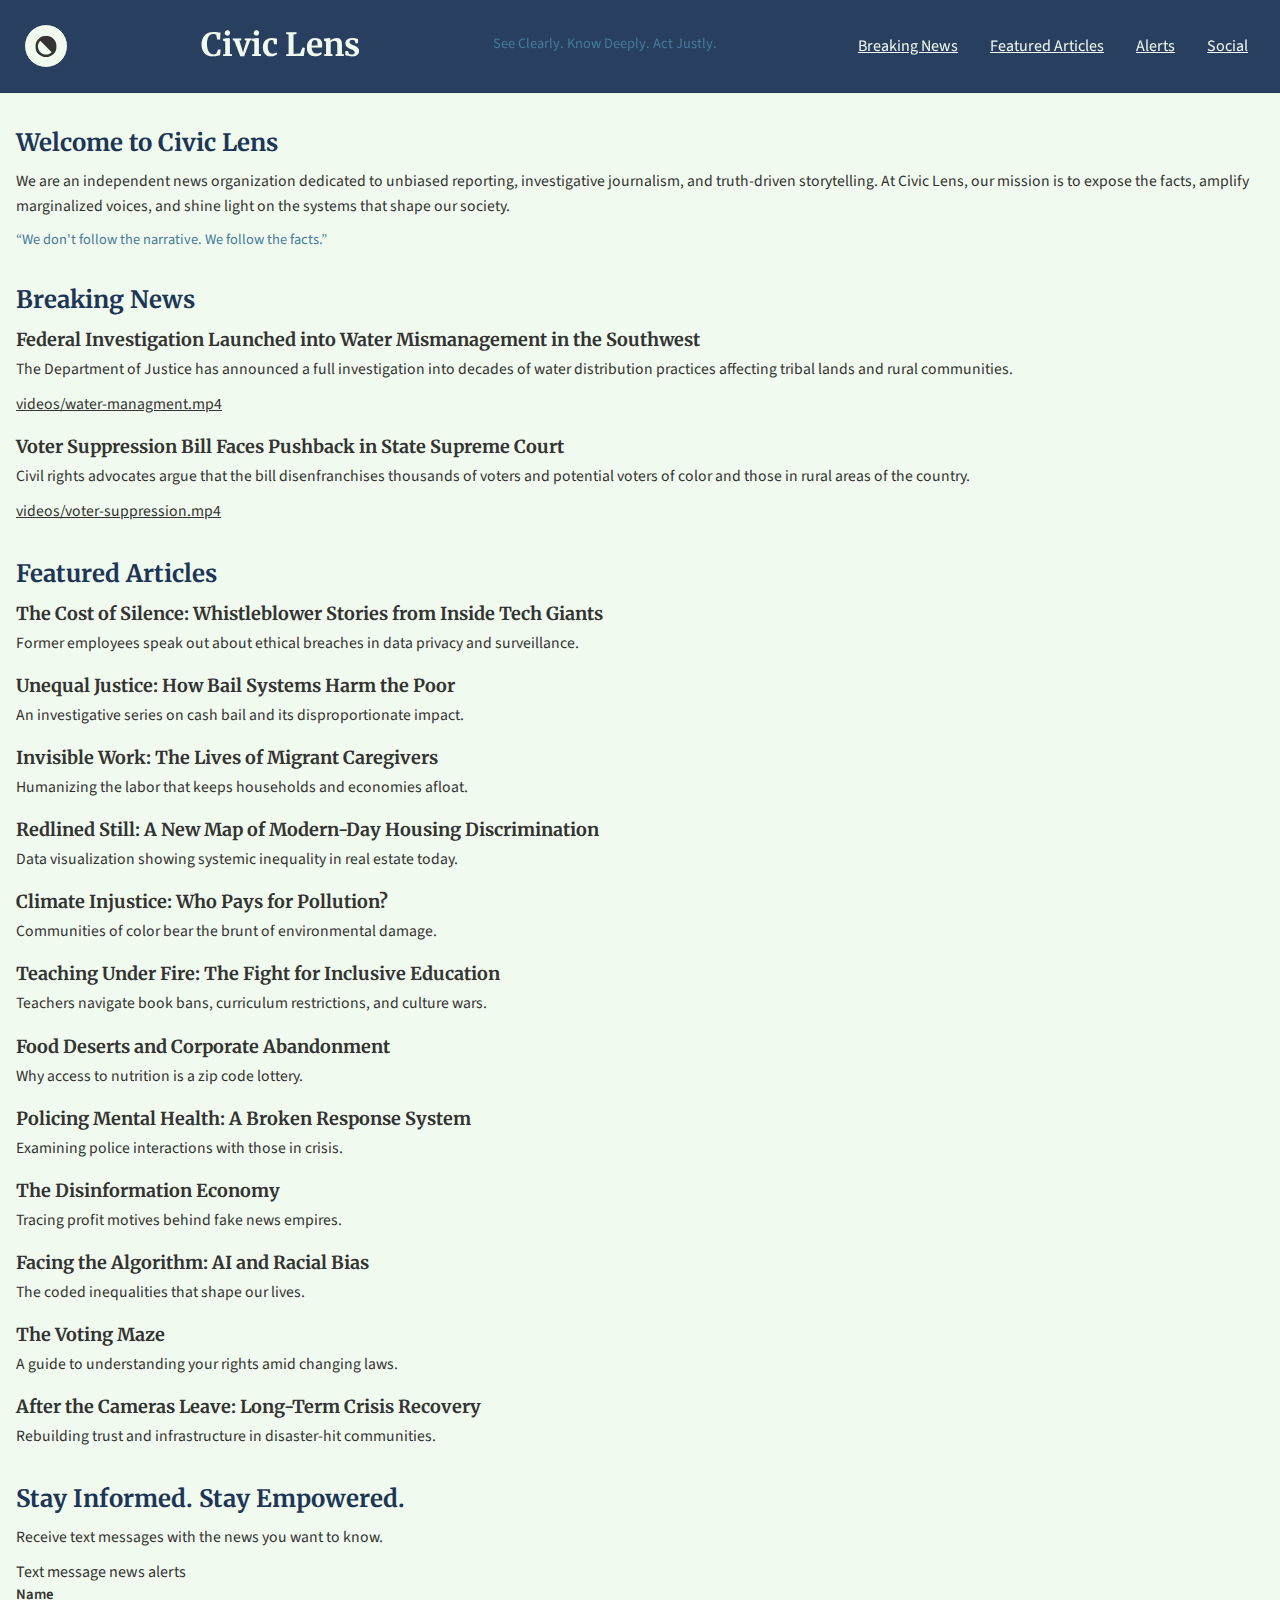
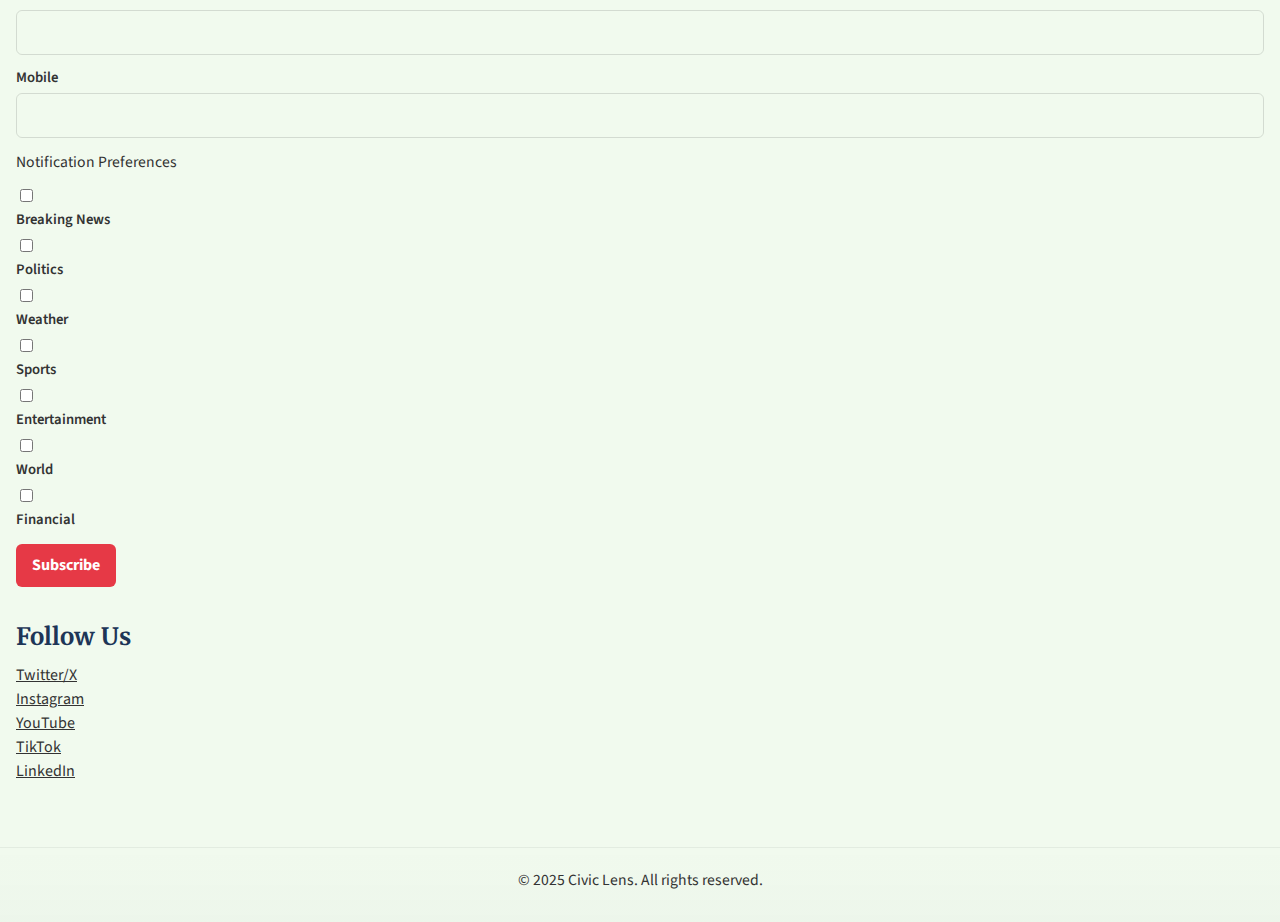
<file: index.html>
<!DOCTYPE html>
<html lang="en">
<head>
  <meta charset="UTF-8">
  <meta http-equiv="X-UA-Compatible" content="IE=edge">
  <meta name="viewport" content="width=device-width, initial-scale=1.0">


  <meta name="description" content="Civic Lens is an independent news organization committed to unbiased reporting, investigative journalism, and truth-driven storytelling.">
  <meta name="author" content="Civic Lens">

<!-- ADD Open Graph Meta for title, description, image, url, type -->
<meta property="og:title" content="Civic Lens - Independent Investigating Journalism">
<meta property="og:description" content="Civic Lens is an independent news organization committed to unbiased reporting, investigative journalism, and truth-driven storytelling.">
<meta property="og:type" content="website">
<meta property="og:image" content="#">
<meta property="og:url" content="#">

<!-- ADD link to stylesheet -->
<link rel="stylesheet" href="styles.css">
  <title>Civic Lens</title>
</head>

<body>
<!-- ADD semantic and validated HTML -->
<!-- ADD skip to main content -->
  <a href="#main-content" class="skip-link">Skip to main content</a>

  <header>
    <button id="theme-toggle" aria-label="Toggle light/dark mode">
      <svg width="35px" height="35px" version="1.1" viewBox="0 0 100 100" xmlns="http://www.w3.org/2000/svg">
        <defs><clipPath id="a"><path d="m18.512 18.512h62.977v62.977h-62.977z"/></clipPath></defs>
        <g clip-path="url(#a)"><path d="m65.098 68.164c-9.2812 7.7266-23.09 7.2422-31.797-1.4648-8.707-8.7031-9.1953-22.516-1.4648-31.793 0.74609-0.89844 2.1016-0.96875 2.9258-0.14453l30.473 30.477c0.82422 0.82422 0.75391 2.1797-0.13672 2.9258m7.168-40.43c-12.297-12.297-32.234-12.297-44.531 0-12.297 12.301-12.297 32.234 0 44.531s32.234 12.297 44.531 0 12.297-32.23 0-44.531" fill="#333" fill-rule="evenodd"/></g>
      </svg>
    </button>

      <h1>Civic Lens</h1>
      <p class="tagline">See Clearly. Know Deeply. Act Justly.</p>
      
      <nav class="mobile-nav" aria-label="Mobile Navigation">
        <input type="checkbox" id="menu-toggle" hidden>
        <label for="menu-toggle" class="menu-button">Menu</label>
        <ul class="menu">
          <li><a href="#breaking-news">Breaking News</a></li>
          <li><a href="#featured-articles">Featured Articles</a></li>
          <li><a href="#alerts">Alerts</a></li>
          <li><a href="#social">Social</a></li>
        </ul>
      </nav>
  </header>
      

  <main id="main-content">
  <section id="welcome">
    <h2>Welcome to Civic Lens</h2>
    <p>We are an independent news organization dedicated to unbiased reporting, investigative journalism, and truth-driven storytelling. At Civic Lens, our mission is to expose the facts, amplify marginalized voices, and shine light on the systems that shape our society.</p>
    <blockquote class="tagline">“We don't follow the narrative. We follow the facts.”</blockquote>
  </section>

  <section id="breaking-news">
    <h2>Breaking News</h2>
    <article>
      <h3>Federal Investigation Launched into Water Mismanagement in the Southwest</h3>
      <p>The Department of Justice has announced a full investigation into decades of water distribution practices affecting tribal lands and rural communities.</p>
      <p>
        <a href="videos/water-management.mp4">videos/water-managment.mp4</a>
      </p>
    </article>

    <article>
      <h3>Voter Suppression Bill Faces Pushback in State Supreme Court</h3>
      <p>Civil rights advocates argue that the bill disenfranchises thousands of voters and potential voters of color and those in rural areas of the country.</p>
      <p>
        <a href="videos/voter-suppression.mp4">videos/voter-suppression.mp4</a>
      </p>
    </article>
  </section>

  <section id="featured-articles">
    <h2>Featured Articles</h2>
    <article>
    <h3>The Cost of Silence: Whistleblower Stories from Inside Tech Giants</h3>
    <p>Former employees speak out about ethical breaches in data privacy and surveillance.</p>
    </article>
        
    <article>
    <h3>Unequal Justice: How Bail Systems Harm the Poor</h3>
    <p>An investigative series on cash bail and its disproportionate impact.</p>
    </article>

    <article>
    <h3>Invisible Work: The Lives of Migrant Caregivers</h3>
    <p>Humanizing the labor that keeps households and economies afloat.</p>
    </article>

    <article>
    <h3>Redlined Still: A New Map of Modern-Day Housing Discrimination</h3>
    <p>Data visualization showing systemic inequality in real estate today.</p>
    </article>
    
    <article>
    <h3>Climate Injustice: Who Pays for Pollution?</h3>
    <p>Communities of color bear the brunt of environmental damage.</p>
    </article>

    <article>
    <h3>Teaching Under Fire: The Fight for Inclusive Education</h3>
    <p>Teachers navigate book bans, curriculum restrictions, and culture wars.</p>
    </article>
    
    <article>
    <h3>Food Deserts and Corporate Abandonment</h3>
    <p>Why access to nutrition is a zip code lottery.</p>
    </article>

    <article>
    <h3>Policing Mental Health: A Broken Response System</h3>
    <p>Examining police interactions with those in crisis.</p>
    </article>

    <article>
    <h3>The Disinformation Economy</h3>
    <p>Tracing profit motives behind fake news empires.</p>
    </article>

    <article>
    <h3>Facing the Algorithm: AI and Racial Bias</h3>
    <p>The coded inequalities that shape our lives.</p>
    </article>
    
    <article>
    <h3>The Voting Maze</h3>
    <p>A guide to understanding your rights amid changing laws.</p>
    </article>
    
    <article>
    <h3>After the Cameras Leave: Long-Term Crisis Recovery</h3>
    <p>Rebuilding trust and infrastructure in disaster-hit communities.</p>
    </article>
  </section>
        
  <section id="alerts">
    <h2>Stay Informed. Stay Empowered.</h2>
    <p>Receive text messages with the news you want to know.</p>
    
    <form method="post" action="https://wp.zybooks.com/form-viewer.php">
      <fieldset>
        <legend>Text message news alerts</legend>

        <div class="form-group">
          <label for="name">Name</label>
          <input id="name" name="name" type="text" required>
        </div>
        
        <div class="form-group">
          <label for="mobile">Mobile</label>
          <input id="mobile" name="mobile" type="tel" required>
        </div>
        
        <p>Notification Preferences</p>

        <div class="form-group checkbox-group">
          <div>
            <input id="pref-breaking-news" name="preferences" type="checkbox" value="Breaking News">
            <label for="pref-breaking-news">Breaking News</label>
          </div>

          <div>
            <input id="pref-politics" name="preferences" type="checkbox" value="Politics">
            <label for="pref-politics">Politics</label>
          </div>

          <div>
            <input id="pref-weather" name="preferences" type="checkbox" value="Weather">
            <label for="pref-weather">Weather</label>
          </div>

          <div>
            <input id="pref-sports" name="preferences" type="checkbox" value="Sports">
            <label for="pref-sports">Sports</label>
          </div>

          <div>
            <input id="pref-entertainment" name="preferences" type="checkbox" value="Entertainment">
            <label for="pref-entertainment">Entertainment</label>
          </div>

          <div>
            <input id="pref-world" name="preferences" type="checkbox" value="World">
            <label for="pref-world">World</label>
          </div>
          
          <div>
            <input id="pref-financial" name="preferences" type="checkbox" value="Financial">
            <label for="pref-financial">Financial</label>
          </div>
        </div>
        
        <button type="submit">Subscribe</button>
      </fieldset>
    </form>
  </section>
      
  <section id="social">
    <h2>Follow Us</h2>
    <ul>
      <li><a href="#">Twitter/X</a></li>
      <li><a href="#">Instagram</a></li>
      <li><a href="#">YouTube</a></li>
      <li><a href="#">TikTok</a></li>
      <li><a href="#">LinkedIn</a></li>
    </ul>
  </section>
</main>

<footer>
  <p>&copy; 2025 Civic Lens. All rights reserved.</p>
</footer>
        
        
<script>
    const toggleButton = document.getElementById('theme-toggle');
  
    toggleButton.addEventListener('click', () => {
      const body = document.body;
  
      // Toggle manually between light and dark mode
      if (body.classList.contains('dark-mode')) {
        body.classList.remove('dark-mode');
        body.classList.add('light-mode');
      } else if (body.classList.contains('light-mode')) {
        body.classList.remove('light-mode');
        body.classList.add('dark-mode');
      } else {
        // No class set yet, determine system preference
        const prefersDark = window.matchMedia('(prefers-color-scheme: dark)').matches;
        body.classList.add(prefersDark ? 'light-mode' : 'dark-mode');
      }
    });
</script>
</body>
</html>
</file>
<file: styles.css>
/* CSS by Taylor Nava */

/* Imported Fonts */
@import url('https://fonts.googleapis.com/css2?family=Merriweather:ital,opsz,wdth,wght@0,18..144,87..112,300..900;1,18..144,87..112,300..900&family=Source+Sans+3:ital,wght@0,200..900;1,200..900&display=swap');

/* ///ADD/// CSS Reset */
:root { box-sizing: border-box; }
*, *::before, *::after { box-sizing: inherit; }
html, body, div, span, applet, object, iframe,
h1, h2, h3, h4, h5, h6, p, blockquote, pre,
a, abbr, acronym, address, big, cite, code,
del, dfn, em, img, ins, kbd, q, s, samp,
small, strike, strong, sub, sup, tt, var,
b, u, i, center,
dl, dt, dd, ol, ul, li,
fieldset, form, label, legend,
article, aside, canvas, details, embed,
figure, figcaption, footer, header, hgroup,
menu, nav, output, ruby, section, summary,
time, mark, audio, video {
  margin: 0;
  padding: 0;
  border: 0;
  font-size: 100%;
  vertical-align: baseline;
  font-family: var(--font-body);
}

article, aside, details, figcaption, figure,
footer, header, hgroup, menu, nav, section {
  display: block;
}

body {
  background-color: var(--bg-color);
  color: var(--text-color);
  line-height: 1.5;
  -webkit-font-smoothing: antialiased;
  -moz-osx-font-smoothing: grayscale;
  font-family: var(--font-body);
  min-height: 100vh;
}

ol, ul { list-style: none; }

a { color: inherit; text-decoration: underline; transition: var(--transition); }
a:focus, a:hover { text-decoration-thickness: 2px; }

img, video { max-width: 100%; height: auto; display: block; }

button, input, select, textarea {
  font: inherit;
  color: inherit;
}

/* Root Variables */
:root {
  --bg-color: #F1FAEE;
  --text-color: #333;
  --blue-bulletin: #1D3557;
  --news-flash: #E63946;
  --watchdog-white: #F1FAEE;
  --truth-text: #333;
  --story-subtitle: #457B9D;
  --font-body: "Source Sans 3", sans-serif;
  --font-heading: 'Merriweather', serif;
  --shadow: 0 4px 6px rgba(0, 0, 0, 0.5);
  --transition: all 0.5s ease;
  --container-max: 1100px;
  --gutter: 1rem;
  --radius: 8px;
  --nav-height: 56px;
  --heading-color: var(--watchdog-white);
  --nav-link-color: var(--watchdog-white);
}

/* Manual Light/Dark Mode Styles*/
body.light-mode {
  --bg-color: #F1FAEE;
  --text-color: #333;
  --watchdog-white: #F1FAEE;
  --truth-text: #333;
  --blue-bulletin: #1D3557;
  --story-subtitle: #457B9D;
  --heading-color: var(--blue-bulletin);
  --nav-link-color: var(--watchdog-white);
}

body.light-mode header h1,
body.light-mode header a {
  color: var(--watchdog-white);
}

body.dark-mode {
  --bg-color: #0f1720;
  --text-color: #e6eef3;
  --watchdog-white: #0f1720;
  --truth-text: #e6eef3;
  --blue-bulletin: #8fb3d6;
  --story-subtitle: #9ec1d8;
  --heading-color: var(--watchdog-white);
  --nav-link-color: var(--watchdog-white);
}

#theme-toggle {
  background-color: var(--watchdog-white);
  color: var(--text-color);
  border: 1px solid var(--blue-bulletin);
  border-radius: 1.5rem;
  cursor: pointer;
  padding: 0.25rem;
  width: 44px;
  height: 44px;
  display: inline-flex;
  align-items: center;
  justify-content: center;
  transition: background-color 0.25s ease, transform 0.2s ease;
}

#theme-toggle:focus {
  outline: 3px solid rgba(29,53,87,0.15);
  transform: scale(1.03);
}

/* ///ADD/// Skip Link Styles */
.skip-link {
  position: absolute;
  left: -9999px;
  top: 0;
  background: var(--blue-bulletin);
  color: var(--watchdog-white);
  padding: 0.5rem 1rem;
  z-index: 1000;
  border-radius: 4px;
  transition: left 0.18s ease;
  font-weight: 600;
  text-decoration: none;
}
.skip-link:focus {
  left: 1rem;
  top: 1rem;
}

/* ///ADD/// Navigation Styles */
header {
  padding: calc(var(--gutter) * 1.25);
  background: rgba(29,53,87,0.95);
  border-bottom: 1px solid rgba(0,0,0,0.1);
  color: #F1FAEE;
  position: sticky;
  top: 0;
  z-index: 900;
  display: flex;
  align-items: center;
  gap: 1rem;
  justify-content: space-between;
}

header a {
  color: var(--nav-link-color);
  transition: color 0.25s ease;
}
header a:hover,
header a:focus {
  color: var(--story-subtitle);
}

h1 {
  color: var(--heading-color);
  font-family: var(--font-heading);
  font-weight: 700;
  font-size: 1.25rem;
  line-height: 1.05;
  transition: color 0.25s ease;
}

.tagline {
  font-size: 0.9rem;
  color: var(--story-subtitle);
  margin-top: 0.25rem;
}

body.light-mode .tagline {
  color: var(--story-subtitle);
}
body.dark-mode .tagline {
  color: var(--story-subtitle);
}
_
.mobile-nav {
  display: flex;
  align-items: center;
  gap: 0.75rem;
}

.menu-button {
  display: inline-block;
  padding: 0.4rem 0.6rem;
  background: var(--blue-bulletin);
  color: #F1FAEE;
  border-radius: 6px;
  cursor: pointer;
  font-weight: 600;
  font-size: 0.95rem;
  user-select: none;
}
.menu-button:focus {
  outline: 3px solid rgba(29,53,87,0.12);
}

.menu {
  display: none;
  position: absolute;
  right: 1rem;
  top: calc(var(--nav-height) + 0.5rem);
  background: var(--watchdog-white);
  border: 1px solid rgba(0,0,0,0.06);
  border-radius: 8px;
  box-shadow: var(--shadow);
  min-width: 200px;
  padding: 0.5rem;
}
.menu li { margin: 0.25rem 0; }
.menu a {
  display: block;
  padding: 0.45rem 0.6rem;
  border-radius: 6px;
}
.menu a:focus, .menu a:hover {
  background: rgba(29,53,87,0.04);
}

/* ///ADD/// Global Layout Styles */
/* ///ADD/// Global Text Styles */
.container {
  width: calc(100% - 2 * var(--gutter));
  max-width: var(--container-max);
  margin: 0 auto;
  padding: 1rem var(--gutter);
}

main {
  padding: 1.25rem var(--gutter);
  max-width: var(--container-max);
  margin: 0 auto;
}

section {
  margin-bottom: 2rem;
}
.section__header { margin-bottom: 1rem; }

article {
  margin-bottom: 1rem;
}

h2 {
  font-family: var(--font-heading);
  font-size: 1.125rem;
  color: var(--blue-bulletin);
  margin-bottom: 0.5rem;
}
h3 {
  font-family: var(--font-heading);
  font-size: 1rem;
  margin-bottom: 0.25rem;
  color: var(--truth-text);
}
p {
  color: inherit;
  margin-bottom: 0.6rem;
  line-height: 1.6;
  font-size: 0.98rem;
}

.form-group { margin-bottom: 0.75rem; }
label { display: block; font-weight: 600; margin-bottom: 0.25rem; font-size: 0.92rem; }
input[type="text"], input[type="email"], input[type="tel"], select, textarea {
  width: 100%;
  padding: 0.6rem;
  border: 1px solid rgba(0,0,0,0.12);
  border-radius: 6px;
  background: transparent;
  transition: box-shadow 0.2s ease, border-color 0.2s ease;
}
input:focus, select:focus, textarea:focus {
  outline: none;
  border-color: var(--blue-bulletin);
  box-shadow: 0 0 0 3px rgba(29,53,87,0.06);
}

button[type="submit"], .button {
  display: inline-block;
  padding: 0.6rem 1rem;
  background: var(--news-flash);
  color: white;
  border: none;
  border-radius: 6px;
  cursor: pointer;
  font-weight: 700;
}
button[type="submit"]:focus { outline: 3px solid rgba(230,57,70,0.12); }

footer {
  border-top: 1px solid rgba(0,0,0,0.04);
  padding: 1.25rem;
  text-align: center;
  background: linear-gradient(0deg, rgba(29,53,87,0.02), transparent);
}

/* ///ADD/// medium styles 620px */
@media (min-width: 620px) {
  header {
    padding: calc(var(--gutter) * 1.5);
  }

  h1 { font-size: 1.5rem; }
  h2 { font-size: 1.25rem; }
  .menu {
    right: 2rem;
  }
}

/* ///ADD/// large styles 920px */
@media (min-width: 920px) {
  header {
    display: flex;
    align-items: center;
    justify-content: space-between;
    gap: 2rem;
  }

  .menu {
    position: static;
    display: flex;
    gap: 1rem;
    min-width: auto;
    background: transparent;
    box-shadow: none;
    padding: 0;
    border: none;
  }
  .menu li { margin: 0; }
  .menu a { padding: 0.25rem 0.5rem; }

  .menu-button { display: none; }
}

/* ///ADD/// x-large styles 1024px */
@media (min-width: 1024px) {
  :root { --container-max: 1280px; }
  main { padding: 2rem var(--gutter); }
  h1 { font-size: 2rem; }
  h2 { font-size: 1.5rem; }
  h3 { font-size: 1.125rem; }
}

/* ///ADD/// Interaction Queries for color scheme light and dark and motion preference */
@media (prefers-color-scheme: dark) {
  :root {
    --bg-color: #0f1720;
    --text-color: #e6eef3;
    --watchdog-white: #F1FAEE;
    --truth-text: #e6eef3;
    --blue-bulletin: #8fb3d6;
    --story-subtitle: #9ec1d8;
  }

  body {
    background-color: var(--bg-color);
    color: var(--text-color);
  }

  #theme-toggle {
    background-color: var(--watchdog-white);
    color: var(--text-color);
  }
}

@media (prefers-color-scheme: light) {
  :root {
    --bg-color: #F1FAEE;
    --text-color: #333;
    --watchdog-white: #F1FAEE;
    --truth-text: #333;
    --blue-bulletin: #1D3557;
    --story-subtitle: #457B9D;
  }

  body {
    background-color: var(--bg-color);
    color: var(--text-color);
  }

  #theme-toggle {
    background-color: var(--watchdog-white);
    color: var(--text-color);
  }
}

@media (prefers-reduced-motion: reduce) {
  :root { --transition: none; }
  * { transition: none !important; animation-duration: 0.001ms !important; animation-iteration-count: 1 !important; }
}

@supports (selector(:has(*))) {
 header:has(#menu-toggle:checked) .menu,
 .mobile-nav:has(#menu-toggle:checked) .menu {
    display: block;
  }
}

#menu-toggle:checked ~ .menu {
  display: block;
}

.u-visually-hidden {
  position: absolute !important;
  height: 1px; width: 1px;
  overflow: hidden;
  clip: rect(1px, 1px, 1px, 1px);
  white-space: nowrap;
}
</file>
